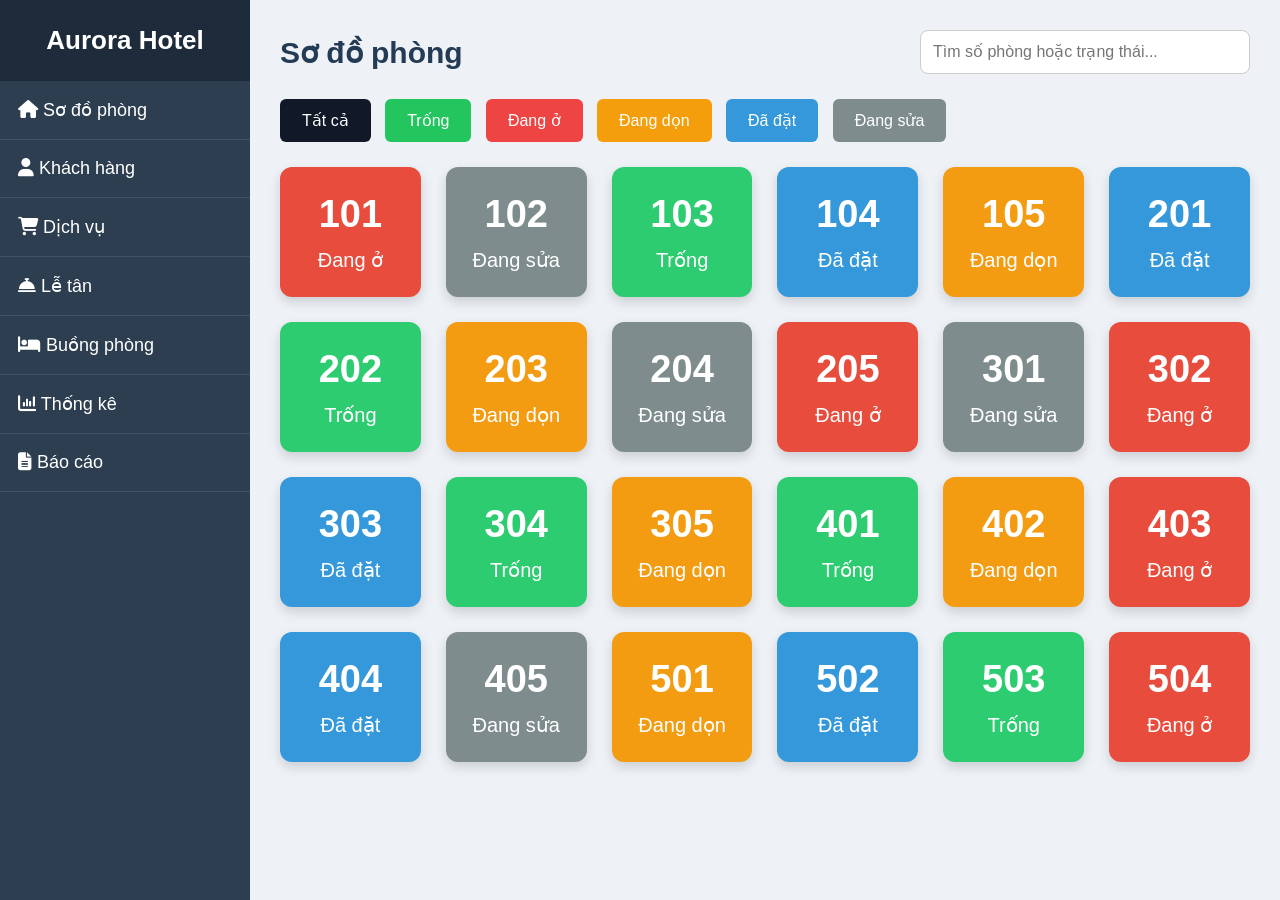
<file: index.html>
<!DOCTYPE html>
<html lang="vi">
<head>
    <meta charset="UTF-8">
    <meta name="viewport" content="width=device-width, initial-scale=1.0">
    <title>Aurora Hotel - Quản lý khách sạn</title>

    <link rel="stylesheet" href="css/trangindex.css">
    <link rel="stylesheet"
        href="https://cdnjs.cloudflare.com/ajax/libs/font-awesome/6.6.0/css/all.min.css">
</head>

<body>

    <aside class="sidebar">
        <h2>Aurora Hotel</h2>

        <ul>
            <li><a href="index.html"><i class="fa-solid fa-house"></i> Sơ đồ phòng</a></li>
            <li><a href="html/khach-hang.html"><i class="fa-solid fa-user"></i> Khách hàng</a></li>
            <li><a href="html/dich-vu.html"><i class="fa-solid fa-cart-shopping"></i> Dịch vụ</a></li>
            <li><a href="html/le-tan.html"><i class="fa-solid fa-bell-concierge"></i> Lễ tân</a></li>
            <li><a href="html/buong-phong.html"><i class="fa-solid fa-bed"></i> Buồng phòng</a></li>
            <li><a href="html/thong-ke.html"><i class="fa-solid fa-chart-column"></i> Thống kê</a></li>
            <li><a href="html/bao-cao.html"><i class="fa-solid fa-file-lines"></i> Báo cáo</a></li>
        </ul>
    </aside>
    
    <main>

        <header>
            <h2>Sơ đồ phòng</h2>

           <input
                 type="text"
                 id="searchRoom"
                 placeholder="Tìm số phòng hoặc trạng thái...">
        </header>

        <!-- Bộ lọc -->
        <section class="trang-thai">

         <button class="all active" data-status="all">Tất cả</button>

                <button class="green" data-status="empty">
                    Trống
                </button>

                <button class="red" data-status="using">
                    Đang ở
                </button>

                <button class="orange" data-status="cleaning">
                    Đang dọn
                </button>

                <button class="blue" data-status="booked">
                    Đã đặt
                </button>

                <button class="grey" data-status="repair">
                    Đang sửa
                </button>

        </section>
<!-- Danh sách phòng -->
<section class="rooms">

    <div class="room using" data-floor="1">
        <h3>101</h3>
        <p>Đang ở</p>
    </div>

    <div class="room repair" data-floor="1">
        <h3>102</h3>
        <p>Đang sửa</p>
    </div>

    <div class="room empty" data-floor="1">
        <h3>103</h3>
        <p>Trống</p>
    </div>

    <div class="room booked" data-floor="1">
        <h3>104</h3>
        <p>Đã đặt</p>
    </div>

    <div class="room cleaning" data-floor="1">
        <h3>105</h3>
        <p>Đang dọn</p>
    </div>

    <div class="room booked" data-floor="2">
        <h3>201</h3>
        <p>Đã đặt</p>
    </div>

    <div class="room empty" data-floor="2">
        <h3>202</h3>
        <p>Trống</p>
    </div>

    <div class="room cleaning" data-floor="2">
        <h3>203</h3>
        <p>Đang dọn</p>
    </div>

    <div class="room repair" data-floor="2">
        <h3>204</h3>
        <p>Đang sửa</p>
    </div>

    <div class="room using" data-floor="2">
        <h3>205</h3>
        <p>Đang ở</p>
    </div>

    <div class="room repair" data-floor="3">
        <h3>301</h3>
        <p>Đang sửa</p>
    </div>

    <div class="room using" data-floor="3">
        <h3>302</h3>
        <p>Đang ở</p>
    </div>

    <div class="room booked" data-floor="3">
        <h3>303</h3>
        <p>Đã đặt</p>
    </div>

    <div class="room empty" data-floor="3">
        <h3>304</h3>
        <p>Trống</p>
    </div>

    <div class="room cleaning" data-floor="3">
        <h3>305</h3>
        <p>Đang dọn</p>
    </div>

    <div class="room empty" data-floor="4">
        <h3>401</h3>
        <p>Trống</p>
    </div>

    <div class="room cleaning" data-floor="4">
        <h3>402</h3>
        <p>Đang dọn</p>
    </div>

    <div class="room using" data-floor="4">
        <h3>403</h3>
        <p>Đang ở</p>
    </div>

    <div class="room booked" data-floor="4">
        <h3>404</h3>
        <p>Đã đặt</p>
    </div>

    <div class="room repair" data-floor="4">
        <h3>405</h3>
        <p>Đang sửa</p>
    </div>

    <div class="room cleaning" data-floor="5">
        <h3>501</h3>
        <p>Đang dọn</p>
    </div>

    <div class="room booked" data-floor="5">
        <h3>502</h3>
        <p>Đã đặt</p>
    </div>

    <div class="room empty" data-floor="5">
        <h3>503</h3>
        <p>Trống</p>
    </div>

    <div class="room using" data-floor="5">
        <h3>504</h3>
        <p>Đang ở</p>
    </div>

</section>

    </main>

    <script src="js/data.js"></script>
    <script src="js/script.js"></script>

</body>
</html>
</file>
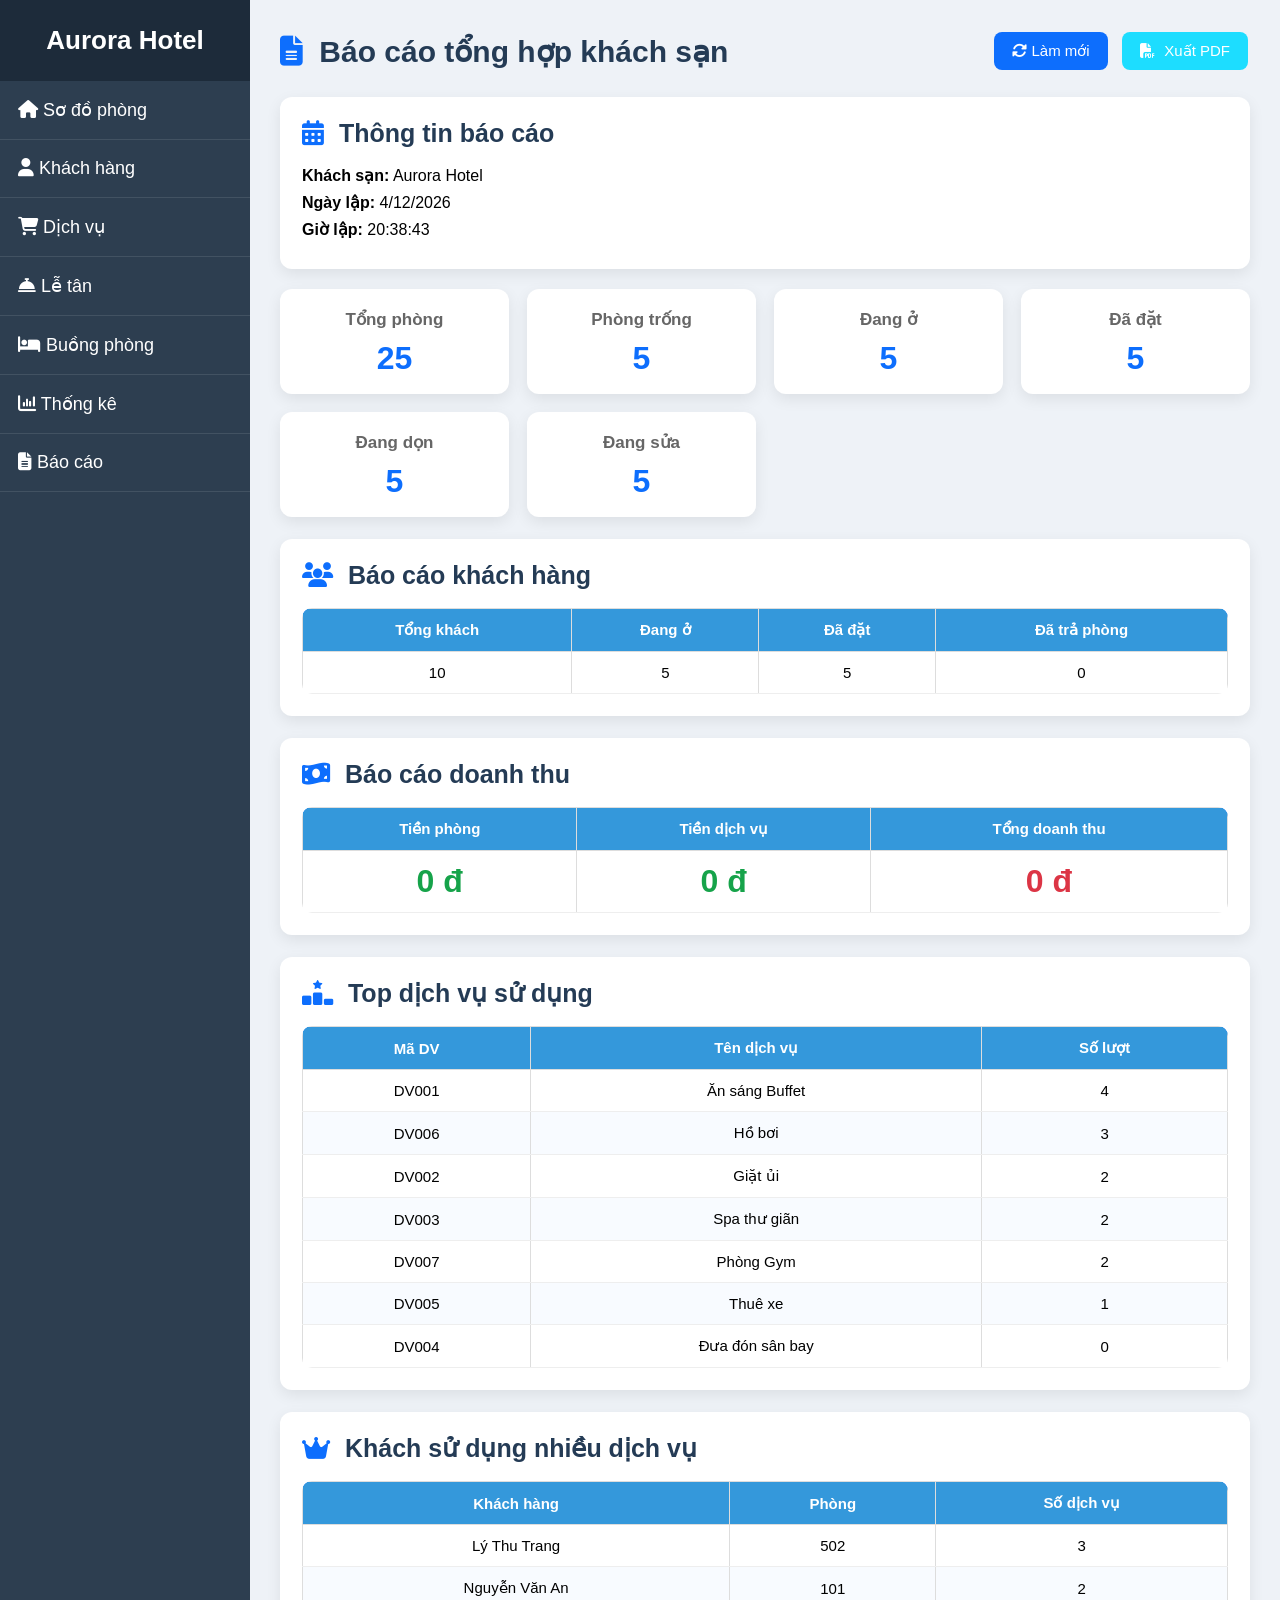
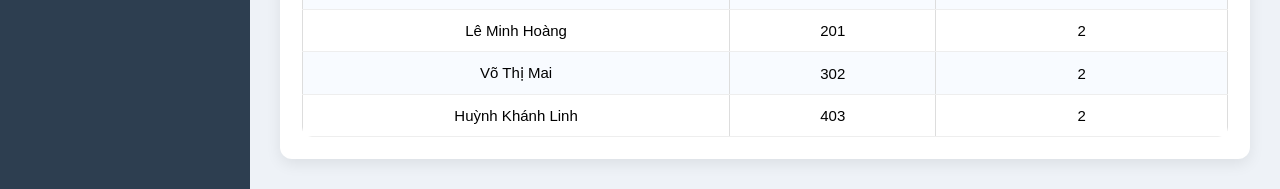
<file: html/bao-cao.html>
<!DOCTYPE html>
<html lang="vi">

<head>

    <meta charset="UTF-8">
    <meta name="viewport" content="width=device-width, initial-scale=1.0">

    <title>Aurora Hotel - Báo cáo</title>

    <link rel="stylesheet" href="../css/trangindex.css">

    <link rel="stylesheet"
        href="https://cdnjs.cloudflare.com/ajax/libs/font-awesome/6.6.0/css/all.min.css">

</head>

<body>

    <!-- Sidebar -->

    <aside class="sidebar">

        <h2>Aurora Hotel</h2>

        <ul>

            <li>
                <a href="../index.html">
                    <i class="fa-solid fa-house"></i>
                    Sơ đồ phòng
                </a>
            </li>

            <li>
                <a href="khach-hang.html">
                    <i class="fa-solid fa-user"></i>
                    Khách hàng
                </a>
            </li>

            <li>
                <a href="dich-vu.html">
                    <i class="fa-solid fa-cart-shopping"></i>
                    Dịch vụ
                </a>
            </li>

            <li>
                <a href="le-tan.html">
                    <i class="fa-solid fa-bell-concierge"></i>
                    Lễ tân
                </a>
            </li>

            <li>
                <a href="buong-phong.html">
                    <i class="fa-solid fa-bed"></i>
                    Buồng phòng
                </a>
            </li>

            <li>
                <a href="thong-ke.html">
                    <i class="fa-solid fa-chart-column"></i>
                    Thống kê
                </a>
            </li>

            <li>
                <a class="active" href="bao-cao.html">
                    <i class="fa-solid fa-file-lines"></i>
                    Báo cáo
                </a>
            </li>

        </ul>

    </aside>



    <!-- Main -->

    <main>

        <header>

            <h2>

                <i class="fa-solid fa-file-lines"></i>

                Báo cáo tổng hợp khách sạn

            </h2>

            <div>

                <button class="btn them" onclick="lamMoiBaoCao()">

                    <i class="fa-solid fa-rotate"></i>

                    Làm mới

                </button>

                <button class="btn hoadon" onclick="xuatPDF()">

                    <i class="fa-solid fa-file-pdf"></i>

                    Xuất PDF

                </button>

            </div>

        </header>



        <!-- Thời gian -->

        <section class="table-container">

            <h2>

                <i class="fa-solid fa-calendar-days"></i>

                Thông tin báo cáo

            </h2>

            <p><b>Khách sạn:</b> Aurora Hotel</p>

            <p><b>Ngày lập:</b> <span id="ngayLap"></span></p>

            <p><b>Giờ lập:</b> <span id="gioLap"></span></p>

        </section>



        <!-- Tổng quan -->

        <section class="cards">

            <div class="card">
                <h3>Tổng phòng</h3>
                <p id="tongPhong">0</p>
            </div>

            <div class="card">
                <h3>Phòng trống</h3>
                <p id="phongTrong">0</p>
            </div>

            <div class="card">
                <h3>Đang ở</h3>
                <p id="dangO">0</p>
            </div>

            <div class="card">
                <h3>Đã đặt</h3>
                <p id="daDat">0</p>
            </div>

            <div class="card">
                <h3>Đang dọn</h3>
                <p id="dangDon">0</p>
            </div>

            <div class="card">
                <h3>Đang sửa</h3>
                <p id="dangSua">0</p>
            </div>

        </section>



        <!-- Khách -->

        <section class="table-container">

            <h2>

                <i class="fa-solid fa-users"></i>

                Báo cáo khách hàng

            </h2>

            <table>

                <thead>

                    <tr>

                        <th>Tổng khách</th>
                        <th>Đang ở</th>
                        <th>Đã đặt</th>
                        <th>Đã trả phòng</th>

                    </tr>

                </thead>

                <tbody>

                    <tr>

                        <td id="tongKhach">0</td>
                        <td id="khachDangO">0</td>
                        <td id="khachDaDat">0</td>
                        <td id="khachDaTra">0</td>

                    </tr>

                </tbody>

            </table>

        </section>



        <!-- Doanh thu -->

        <section class="table-container">

            <h2>

                <i class="fa-solid fa-money-bill-wave"></i>

                Báo cáo doanh thu

            </h2>

            <table>

                <thead>

                    <tr>

                        <th>Tiền phòng</th>
                        <th>Tiền dịch vụ</th>
                        <th>Tổng doanh thu</th>

                    </tr>

                </thead>

                <tbody>

                    <tr>

                        <td id="tienPhong">0 đ</td>
                        <td id="tienDV">0 đ</td>
                        <td id="tongTien">0 đ</td>

                    </tr>

                </tbody>

            </table>

        </section>



        <!-- Top dịch vụ -->

        <section class="table-container">

            <h2>

                <i class="fa-solid fa-ranking-star"></i>

                Top dịch vụ sử dụng

            </h2>

            <table>

                <thead>

                    <tr>

                        <th>Mã DV</th>
                        <th>Tên dịch vụ</th>
                        <th>Số lượt</th>

                    </tr>

                </thead>

                <tbody id="topDichVu">

                </tbody>

            </table>

        </section>



        <!-- Top khách -->

        <section class="table-container">

            <h2>

                <i class="fa-solid fa-crown"></i>

                Khách sử dụng nhiều dịch vụ

            </h2>

            <table>

                <thead>

                    <tr>

                        <th>Khách hàng</th>
                        <th>Phòng</th>
                        <th>Số dịch vụ</th>

                    </tr>

                </thead>

                <tbody id="topKhach">

                </tbody>

            </table>

        </section>

    </main>

    <script src="../js/data.js"></script>

    <script src="../js/bao-cao.js"></script>

</body>

</html>
</file>
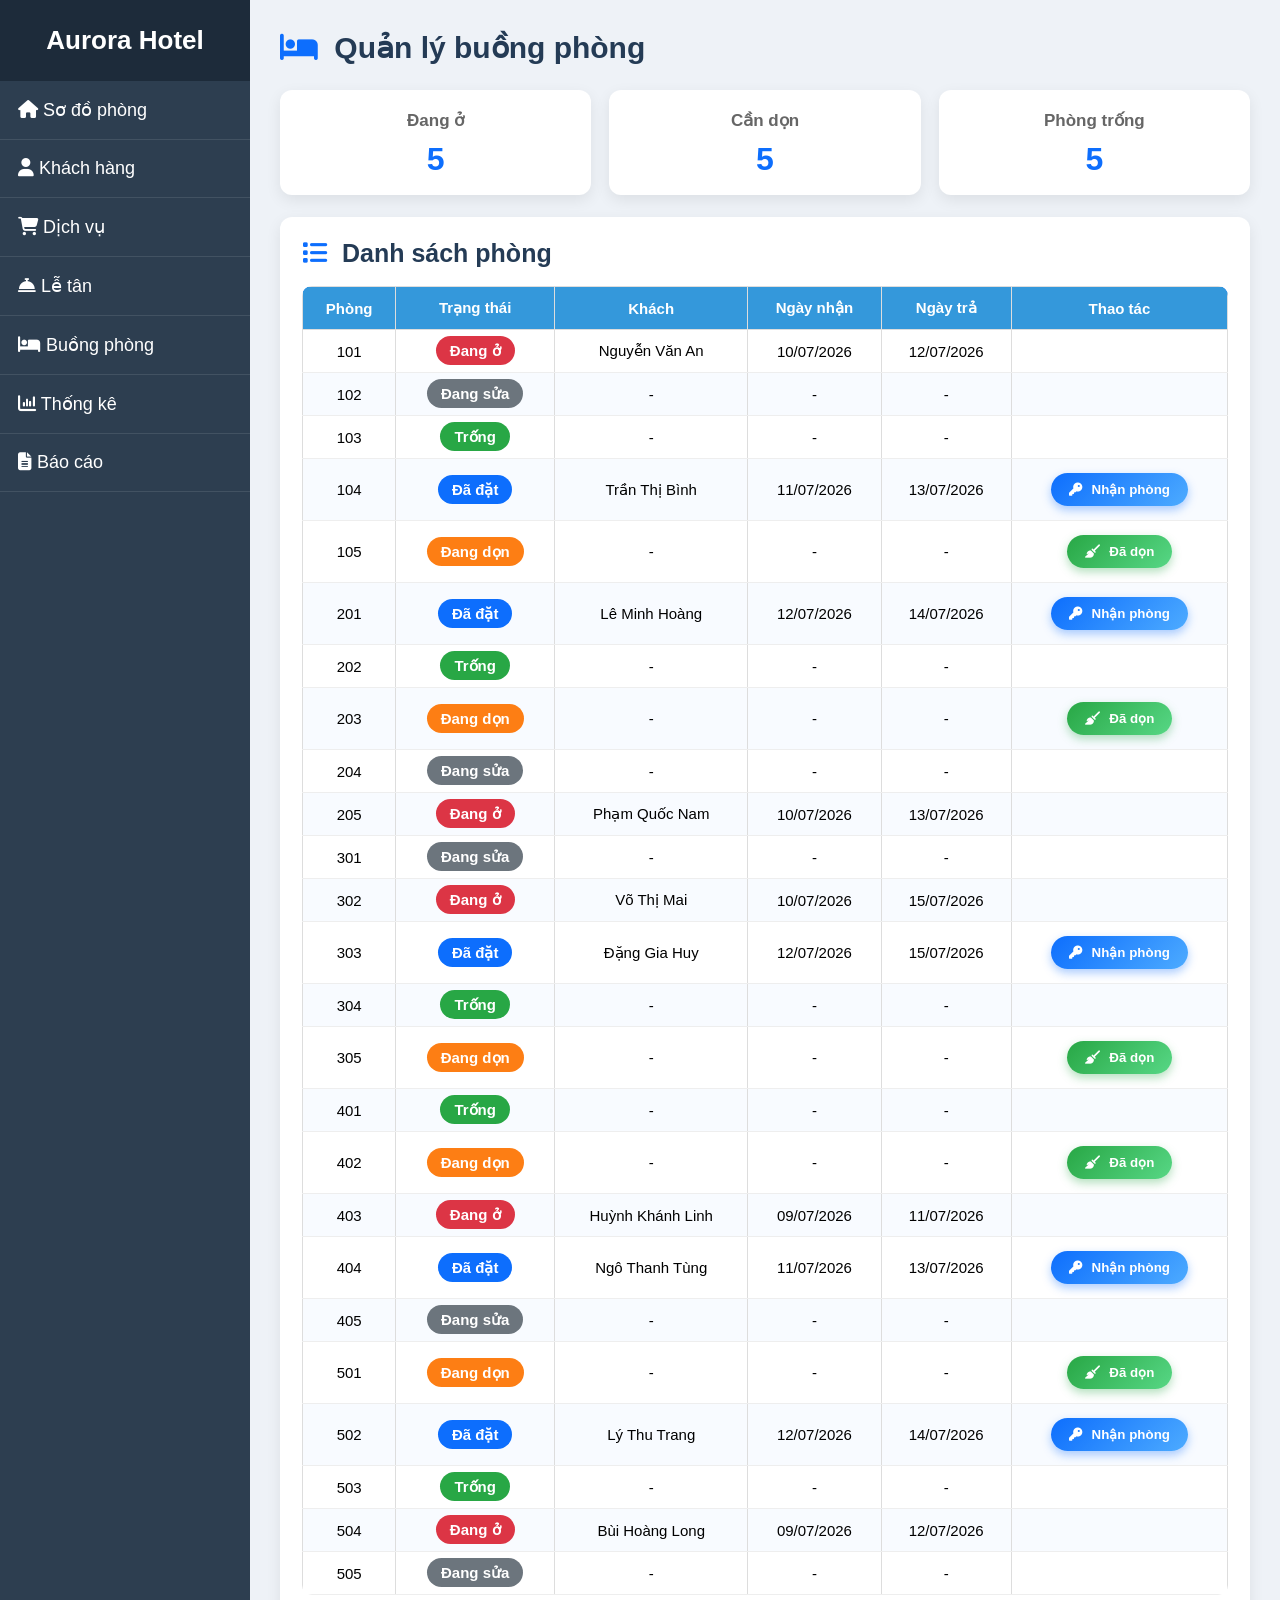
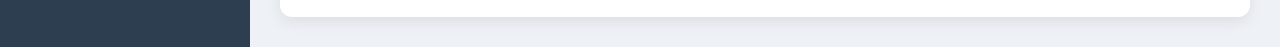
<file: html/buong-phong.html>
<!DOCTYPE html>
<html lang="vi">

<head>

    <meta charset="UTF-8">
    <meta name="viewport" content="width=device-width, initial-scale=1.0">

    <title>Aurora Hotel - Buồng phòng</title>

    <link rel="stylesheet" href="../css/trangindex.css">

    <link rel="stylesheet"
        href="https://cdnjs.cloudflare.com/ajax/libs/font-awesome/6.6.0/css/all.min.css">

</head>

<body>

    <!-- Sidebar -->

    <aside class="sidebar">

        <h2>Aurora Hotel</h2>

        <ul>

            <li>
                <a href="../index.html">
                    <i class="fa-solid fa-house"></i>
                    Sơ đồ phòng
                </a>
            </li>

            <li>
                <a href="khach-hang.html">
                    <i class="fa-solid fa-user"></i>
                    Khách hàng
                </a>
            </li>

            <li>
                <a href="dich-vu.html">
                    <i class="fa-solid fa-cart-shopping"></i>
                    Dịch vụ
                </a>
            </li>

            <li>
                <a href="le-tan.html">
                    <i class="fa-solid fa-bell-concierge"></i>
                    Lễ tân
                </a>
            </li>

            <li>
                <a href="buong-phong.html" class="active">
                    <i class="fa-solid fa-bed"></i>
                    Buồng phòng
                </a>
            </li>

            <li>
                <a href="thong-ke.html">
                    <i class="fa-solid fa-chart-column"></i>
                    Thống kê
                </a>
            </li>

            <li>
                <a href="bao-cao.html">
                    <i class="fa-solid fa-file-lines"></i>
                    Báo cáo
                </a>
            </li>

        </ul>

    </aside>


    <!-- Main -->

    <main>

        <header>

            <h2>

                <i class="fa-solid fa-bed"></i>

                Quản lý buồng phòng

            </h2>

        </header>


        <!-- Thống kê -->

        <section class="cards">

            <div class="card">

                <h3>Đang ở</h3>

                <p id="dangO">0</p>

            </div>

            <div class="card">

                <h3>Cần dọn</h3>

                <p id="canDon">0</p>

            </div>

            <div class="card">

                <h3>Phòng trống</h3>

                <p id="phongTrong">0</p>

            </div>

        </section>



        <!-- Danh sách phòng -->

        <section class="table-container">

            <h2>

                <i class="fa-solid fa-list"></i>

                Danh sách phòng

            </h2>

            <table>

                <thead>

                    <tr>

                        <th>Phòng</th>

                        <th>Trạng thái</th>

                        <th>Khách</th>

                        <th>Ngày nhận</th>

                        <th>Ngày trả</th>

                        <th>Thao tác</th>

                    </tr>

                </thead>

                <tbody id="bangBuongPhong">

                </tbody>

            </table>

        </section>

    </main>


    <script src="../js/data.js"></script>

    <script src="../js/buong-phong.js"></script>

</body>

</html>
</file>
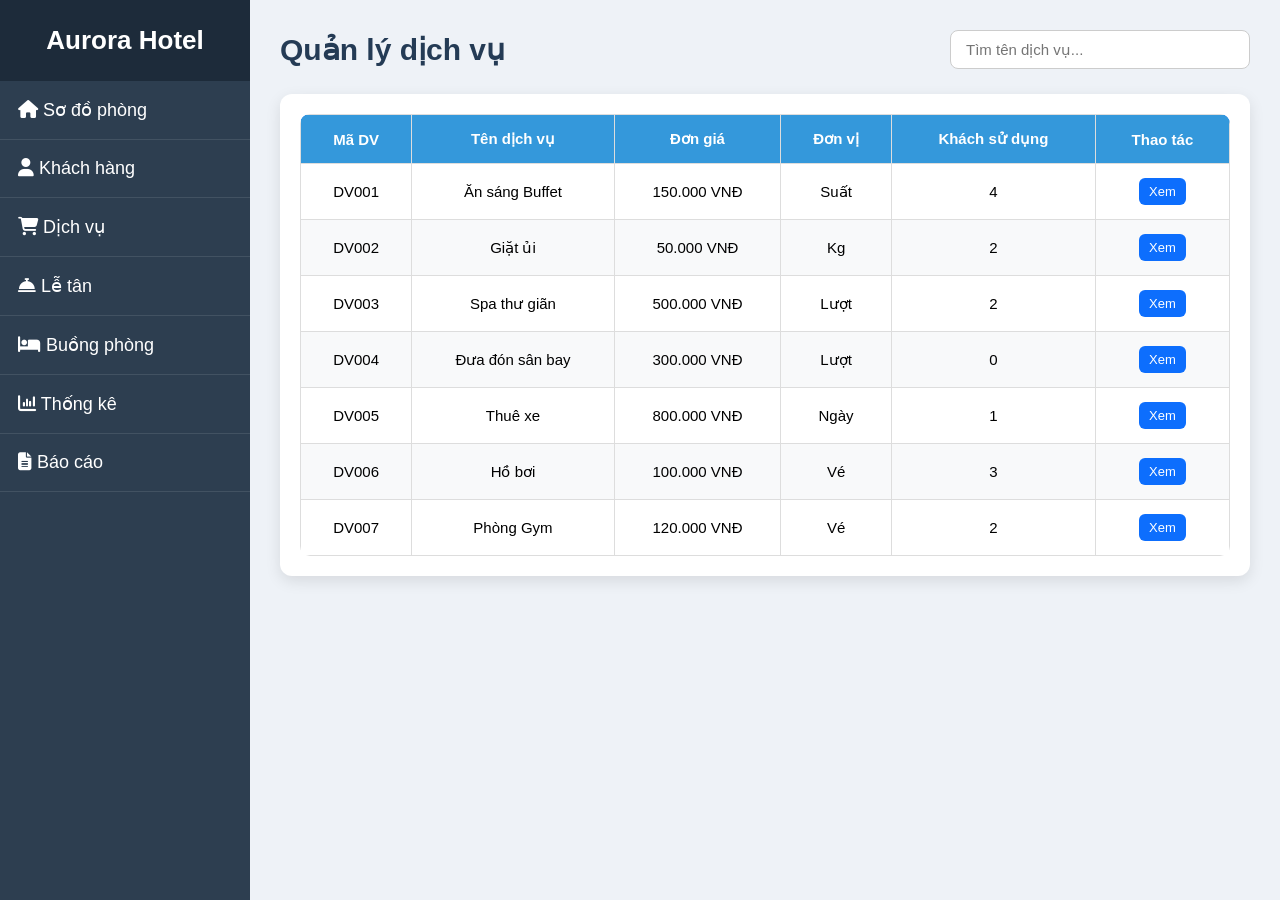
<file: html/dich-vu.html>
<!DOCTYPE html>
<html lang="vi">
<head>
    <meta charset="UTF-8">
    <meta name="viewport" content="width=device-width, initial-scale=1.0">
    <title>Quản lý dịch vụ - Aurora Hotel</title>

    <link rel="stylesheet" href="../css/trangindex.css">
    <link rel="stylesheet" href="../css/khach-hang.css">

    <link rel="stylesheet"
    href="https://cdnjs.cloudflare.com/ajax/libs/font-awesome/6.6.0/css/all.min.css">
</head>

<body>

    <!-- Sidebar -->
    <aside class="sidebar">

        <h2>Aurora Hotel</h2>

        <ul>
            <li><a href="../index.html">
                <i class="fa-solid fa-house"></i> Sơ đồ phòng
            </a></li>

            <li><a href="khach-hang.html">
                <i class="fa-solid fa-user"></i> Khách hàng
            </a></li>

            <li><a href="dich-vu.html" class="active">
                <i class="fa-solid fa-cart-shopping"></i> Dịch vụ
            </a></li>

            <li><a href="le-tan.html">
                <i class="fa-solid fa-bell-concierge"></i> Lễ tân
            </a></li>

            <li><a href="buong-phong.html">
                <i class="fa-solid fa-bed"></i> Buồng phòng
            </a></li>

            <li><a href="thong-ke.html">
                <i class="fa-solid fa-chart-column"></i> Thống kê
            </a></li>

            <li><a href="bao-cao.html">
                <i class="fa-solid fa-file-lines"></i> Báo cáo
            </a></li>
        </ul>

    </aside>

    <!-- Nội dung -->
    <main>

        <header>

            <h2>Quản lý dịch vụ</h2>

            <input
                type="text"
                id="searchDV"
                placeholder="Tìm tên dịch vụ...">

        </header>

        <section class="table-container">

            <table>

                <thead>

                    <tr>
                        <th>Mã DV</th>
                        <th>Tên dịch vụ</th>
                        <th>Đơn giá</th>
                        <th>Đơn vị</th>
                        <th>Khách sử dụng</th>
                        <th>Thao tác</th>
                    </tr>

                </thead>

                <tbody id="tableDichVu">

                </tbody>

            </table>

        </section>

    </main>

    <script src="../js/data.js"></script>
    <script src="../js/dich-vu.js"></script>

</body>
</html>
</file>
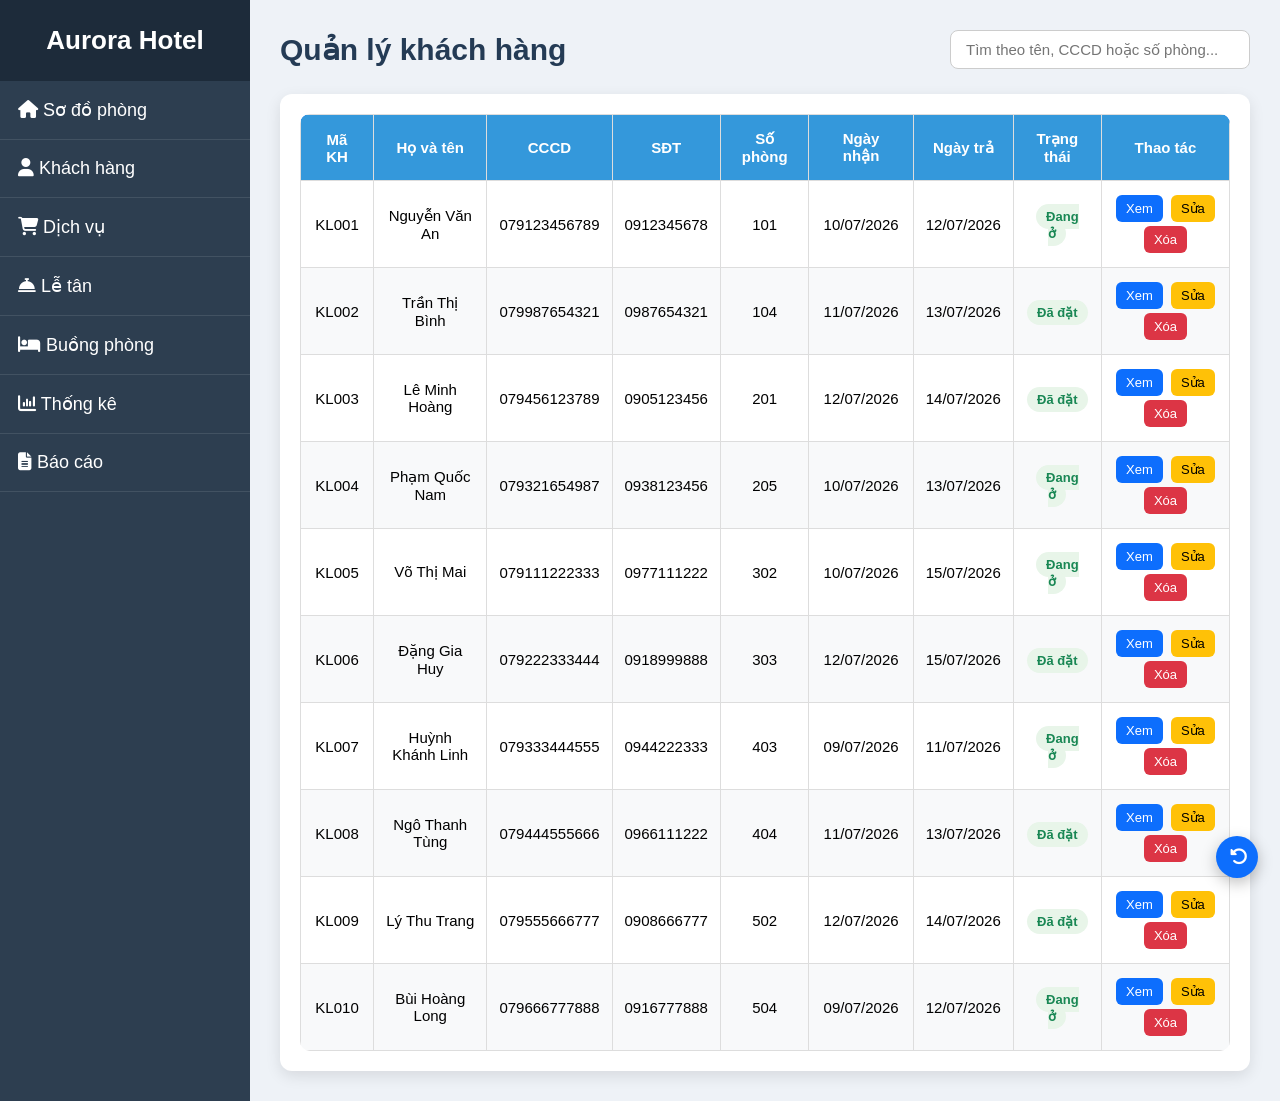
<file: html/khach-hang.html>
<!DOCTYPE html>
<html lang="vi">
<head>
    <meta charset="UTF-8">
    <meta name="viewport" content="width=device-width, initial-scale=1.0">
    <title>Quản lý khách hàng - Aurora Hotel</title>
    <link rel="stylesheet" href="../css/trangindex.css">
    <link rel="stylesheet" href="../css/khach-hang.css">
    <link rel="stylesheet"
    href="https://cdnjs.cloudflare.com/ajax/libs/font-awesome/6.6.0/css/all.min.css">
</head>

<body>
        
        <button class="btn-reset" onclick="khoiPhucDuLieu()">
            <i class="fa-solid fa-rotate-left"></i>
        </button>
    <!-- Sidebar -->
    <aside class="sidebar">

        <h2>Aurora Hotel</h2>

        <ul>
            <li><a href="../index.html"><i class="fa-solid fa-house"></i> Sơ đồ phòng</a></li>
            <li><a href="khach-hang.html" class="active"><i class="fa-solid fa-user"></i> Khách hàng</a></li>
            <li><a href="dich-vu.html"><i class="fa-solid fa-cart-shopping"></i> Dịch vụ</a></li>
            <li><a href="le-tan.html"><i class="fa-solid fa-bell-concierge"></i> Lễ tân</a></li>
            <li><a href="buong-phong.html"><i class="fa-solid fa-bed"></i> Buồng phòng</a></li>
            <li><a href="thong-ke.html"><i class="fa-solid fa-chart-column"></i> Thống kê</a></li>
            <li><a href="bao-cao.html"><i class="fa-solid fa-file-lines"></i> Báo cáo</a></li>
        </ul>

    </aside>

    <!-- Nội dung -->
    <main>

        <header>

            <h2>Quản lý khách hàng</h2>

            <input
                type="text"
                id="searchKhach"
                placeholder="Tìm theo tên, CCCD hoặc số phòng...">

        </header>

        <section class="table-container">

            <table>

                <thead>

                    <tr>
                        <th>Mã KH</th>
                        <th>Họ và tên</th>
                        <th>CCCD</th>
                        <th>SĐT</th>
                        <th>Số phòng</th>
                        <th>Ngày nhận</th>
                        <th>Ngày trả</th>
                        <th>Trạng thái</th>
                        <th>Thao tác</th>
                    </tr>

                </thead>

                <tbody id="tableKhach">

                </tbody>

            </table>

        </section>

    </main>

<script src="../js/data.js"></script>
<script src="../js/khach-hang.js"></script>

</body>
</html>
</file>
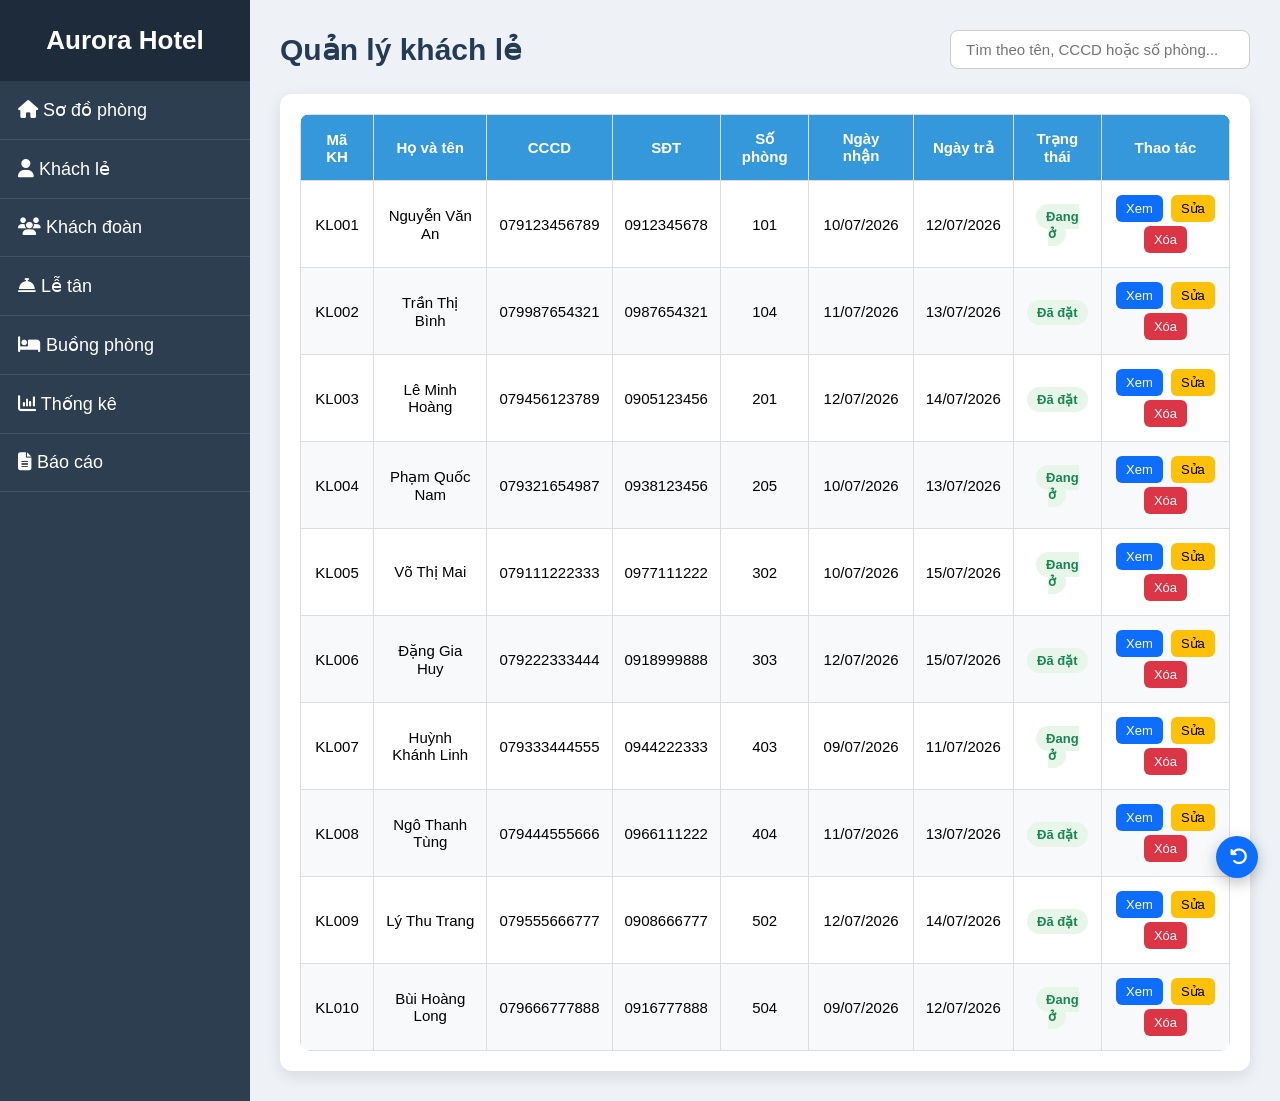
<file: html/khach-le.html>
<!DOCTYPE html>
<html lang="vi">
<head>
    <meta charset="UTF-8">
    <meta name="viewport" content="width=device-width, initial-scale=1.0">
    <title>Quản lý khách lẻ - Aurora Hotel</title>
    <link rel="stylesheet" href="../css/trangindex.css">
    <link rel="stylesheet" href="../css/khach-le.css">
    <link rel="stylesheet"
    href="https://cdnjs.cloudflare.com/ajax/libs/font-awesome/6.6.0/css/all.min.css">
</head>

<body>
        
        <button class="btn-reset" onclick="khoiPhucDuLieu()">
            <i class="fa-solid fa-rotate-left"></i>
        </button>
    <!-- Sidebar -->
    <aside class="sidebar">

        <h2>Aurora Hotel</h2>

        <ul>
            <li><a href="../index.html"><i class="fa-solid fa-house"></i> Sơ đồ phòng</a></li>
            <li><a href="khach-le.html" class="active"><i class="fa-solid fa-user"></i> Khách lẻ</a></li>
            <li><a href="khach-doan.html"><i class="fa-solid fa-users"></i> Khách đoàn</a></li>
            <li><a href="le-tan.html"><i class="fa-solid fa-bell-concierge"></i> Lễ tân</a></li>
            <li><a href="buong-phong.html"><i class="fa-solid fa-bed"></i> Buồng phòng</a></li>
            <li><a href="thong-ke.html"><i class="fa-solid fa-chart-column"></i> Thống kê</a></li>
            <li><a href="bao-cao.html"><i class="fa-solid fa-file-lines"></i> Báo cáo</a></li>
        </ul>

    </aside>

    <!-- Nội dung -->
    <main>

        <header>

            <h2>Quản lý khách lẻ</h2>

            <input
                type="text"
                id="searchKhach"
                placeholder="Tìm theo tên, CCCD hoặc số phòng...">

        </header>

        <section class="table-container">

            <table>

                <thead>

                    <tr>
                        <th>Mã KH</th>
                        <th>Họ và tên</th>
                        <th>CCCD</th>
                        <th>SĐT</th>
                        <th>Số phòng</th>
                        <th>Ngày nhận</th>
                        <th>Ngày trả</th>
                        <th>Trạng thái</th>
                        <th>Thao tác</th>
                    </tr>

                </thead>

                <tbody id="tableKhach">

                </tbody>

            </table>

        </section>

    </main>

<script src="../js/data.js"></script>
<script src="../js/khach-le.js"></script>

</body>
</html>
</file>
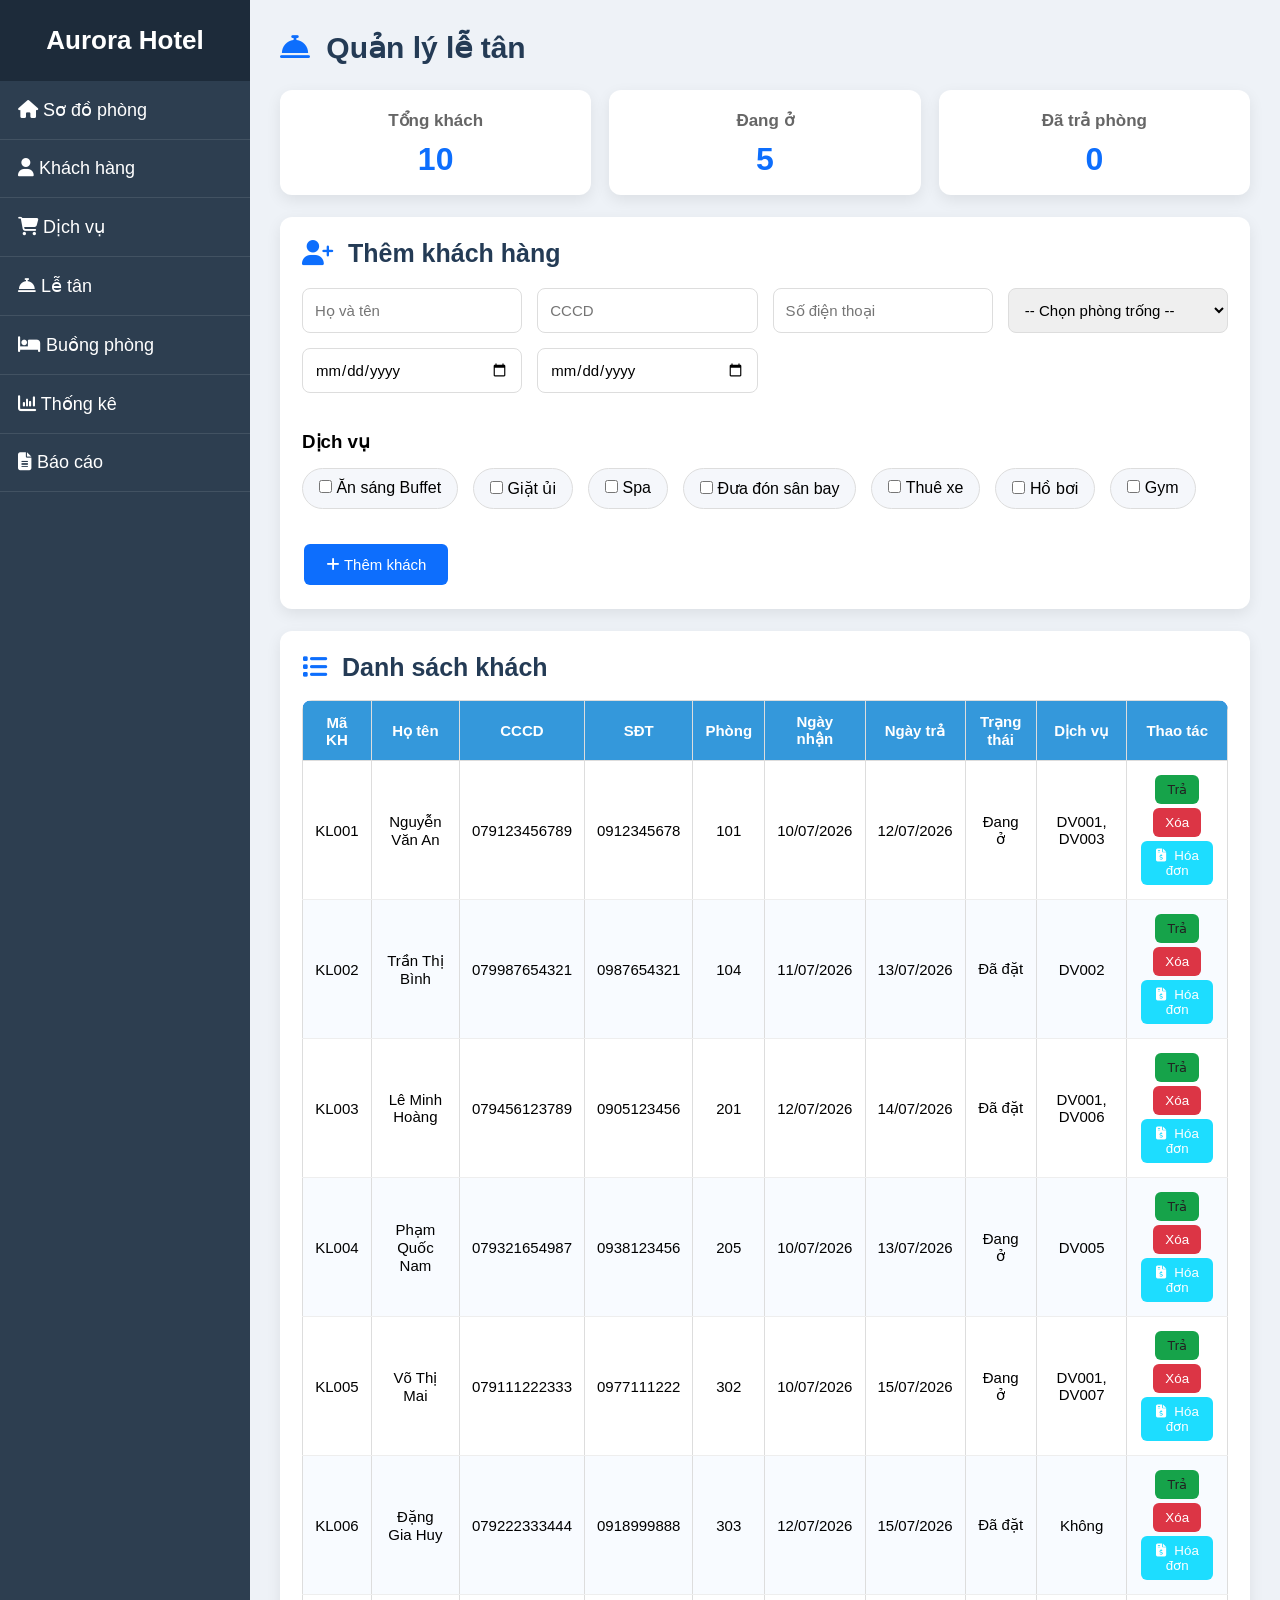
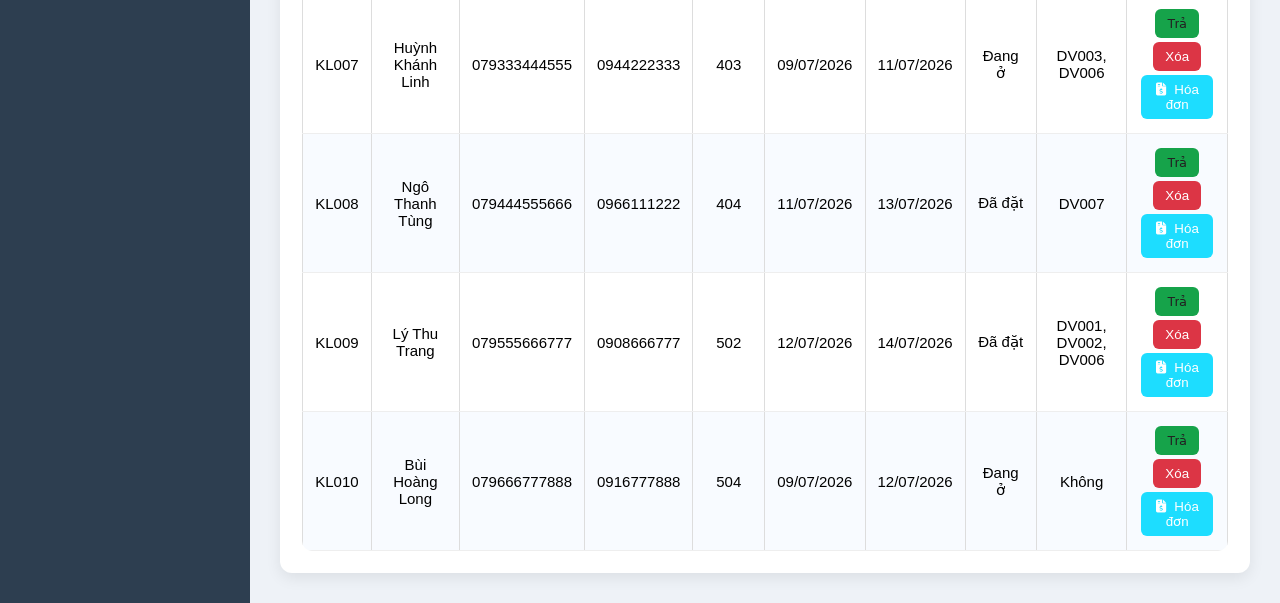
<file: html/le-tan.html>
<!DOCTYPE html>
<html lang="vi">

<head>

    <meta charset="UTF-8">
    <meta name="viewport" content="width=device-width, initial-scale=1.0">

    <title>Aurora Hotel - Lễ tân</title>

    <link rel="stylesheet" href="../css/trangindex.css">

    <link rel="stylesheet"
        href="https://cdnjs.cloudflare.com/ajax/libs/font-awesome/6.6.0/css/all.min.css">

</head>

<body>

    <!-- Sidebar -->
    <aside class="sidebar">

        <h2>Aurora Hotel</h2>

        <ul>

            <li>
                <a href="../index.html">
                    <i class="fa-solid fa-house"></i>
                    Sơ đồ phòng
                </a>
            </li>

            <li>
                <a href="khach-hang.html">
                    <i class="fa-solid fa-user"></i>
                    Khách hàng
                </a>
            </li>

            <li>
                <a href="dich-vu.html">
                    <i class="fa-solid fa-cart-shopping"></i>
                    Dịch vụ
                </a>
            </li>

            <li>
                <a href="le-tan.html" class="active">
                    <i class="fa-solid fa-bell-concierge"></i>
                    Lễ tân
                </a>
            </li>

            <li>
                <a href="buong-phong.html">
                    <i class="fa-solid fa-bed"></i>
                    Buồng phòng
                </a>
            </li>

            <li>
                <a href="thong-ke.html">
                    <i class="fa-solid fa-chart-column"></i>
                    Thống kê
                </a>
            </li>

            <li>
                <a href="bao-cao.html">
                    <i class="fa-solid fa-file-lines"></i>
                    Báo cáo
                </a>
            </li>

        </ul>

    </aside>


    <!-- Nội dung -->
    <main>

        <header>

            <h2>
                <i class="fa-solid fa-bell-concierge"></i>
                Quản lý lễ tân
            </h2>

        </header>


        <!-- Thống kê -->
        <section class="cards">

            <div class="card">
                <h3>Tổng khách</h3>
                <p id="tongKhach">0</p>
            </div>

            <div class="card">
                <h3>Đang ở</h3>
                <p id="dangO">0</p>
            </div>

            <div class="card">
                <h3>Đã trả phòng</h3>
                <p id="daTra">0</p>
            </div>

        </section>


        <!-- Thêm khách -->
        <section class="table-container">

            <h2>
                <i class="fa-solid fa-user-plus"></i>
                Thêm khách hàng
            </h2>

            <div class="form-grid">

                <input
                    id="ten"
                    type="text"
                    placeholder="Họ và tên">

                <input
                    id="cccd"
                    type="text"
                    placeholder="CCCD">

                <input
                    id="sdt"
                    type="text"
                    placeholder="Số điện thoại">

                <select id="phong">

                    <option value="">
                        -- Chọn phòng trống --
                    </option>

                </select>

                <input
                    id="ngayNhan"
                    type="date">

                <input
                    id="ngayTra"
                    type="date">

            </div>

            <br>

            <h3>Dịch vụ</h3>

            <div id="dichVu" class="dichvu-list">

                <label>
                    <input type="checkbox" value="DV001">
                    Ăn sáng Buffet
                </label>

                <label>
                    <input type="checkbox" value="DV002">
                    Giặt ủi
                </label>

                <label>
                    <input type="checkbox" value="DV003">
                    Spa
                </label>

                <label>
                    <input type="checkbox" value="DV004">
                    Đưa đón sân bay
                </label>

                <label>
                    <input type="checkbox" value="DV005">
                    Thuê xe
                </label>

                <label>
                    <input type="checkbox" value="DV006">
                    Hồ bơi
                </label>

                <label>
                    <input type="checkbox" value="DV007">
                    Gym
                </label>

            </div>

            <br>

            <button
                class="btn them"
                onclick="themKhach()">

                <i class="fa-solid fa-plus"></i>
                Thêm khách

            </button>

        </section>


        <!-- Danh sách khách -->
        <section class="table-container">

            <h2>
                <i class="fa-solid fa-list"></i>
                Danh sách khách
            </h2>

            <table>

                <thead>

                    <tr>

                        <th>Mã KH</th>
                        <th>Họ tên</th>
                        <th>CCCD</th>
                        <th>SĐT</th>
                        <th>Phòng</th>
                        <th>Ngày nhận</th>
                        <th>Ngày trả</th>
                        <th>Trạng thái</th>
                        <th>Dịch vụ</th>
                        <th>Thao tác</th>

                    </tr>

                </thead>

                <tbody id="bangLeTan">

                </tbody>

            </table>

        </section>

    </main>

    <script src="../js/data.js"></script>
    <script src="../js/le-tan.js"></script>

</body>

</html>
</file>
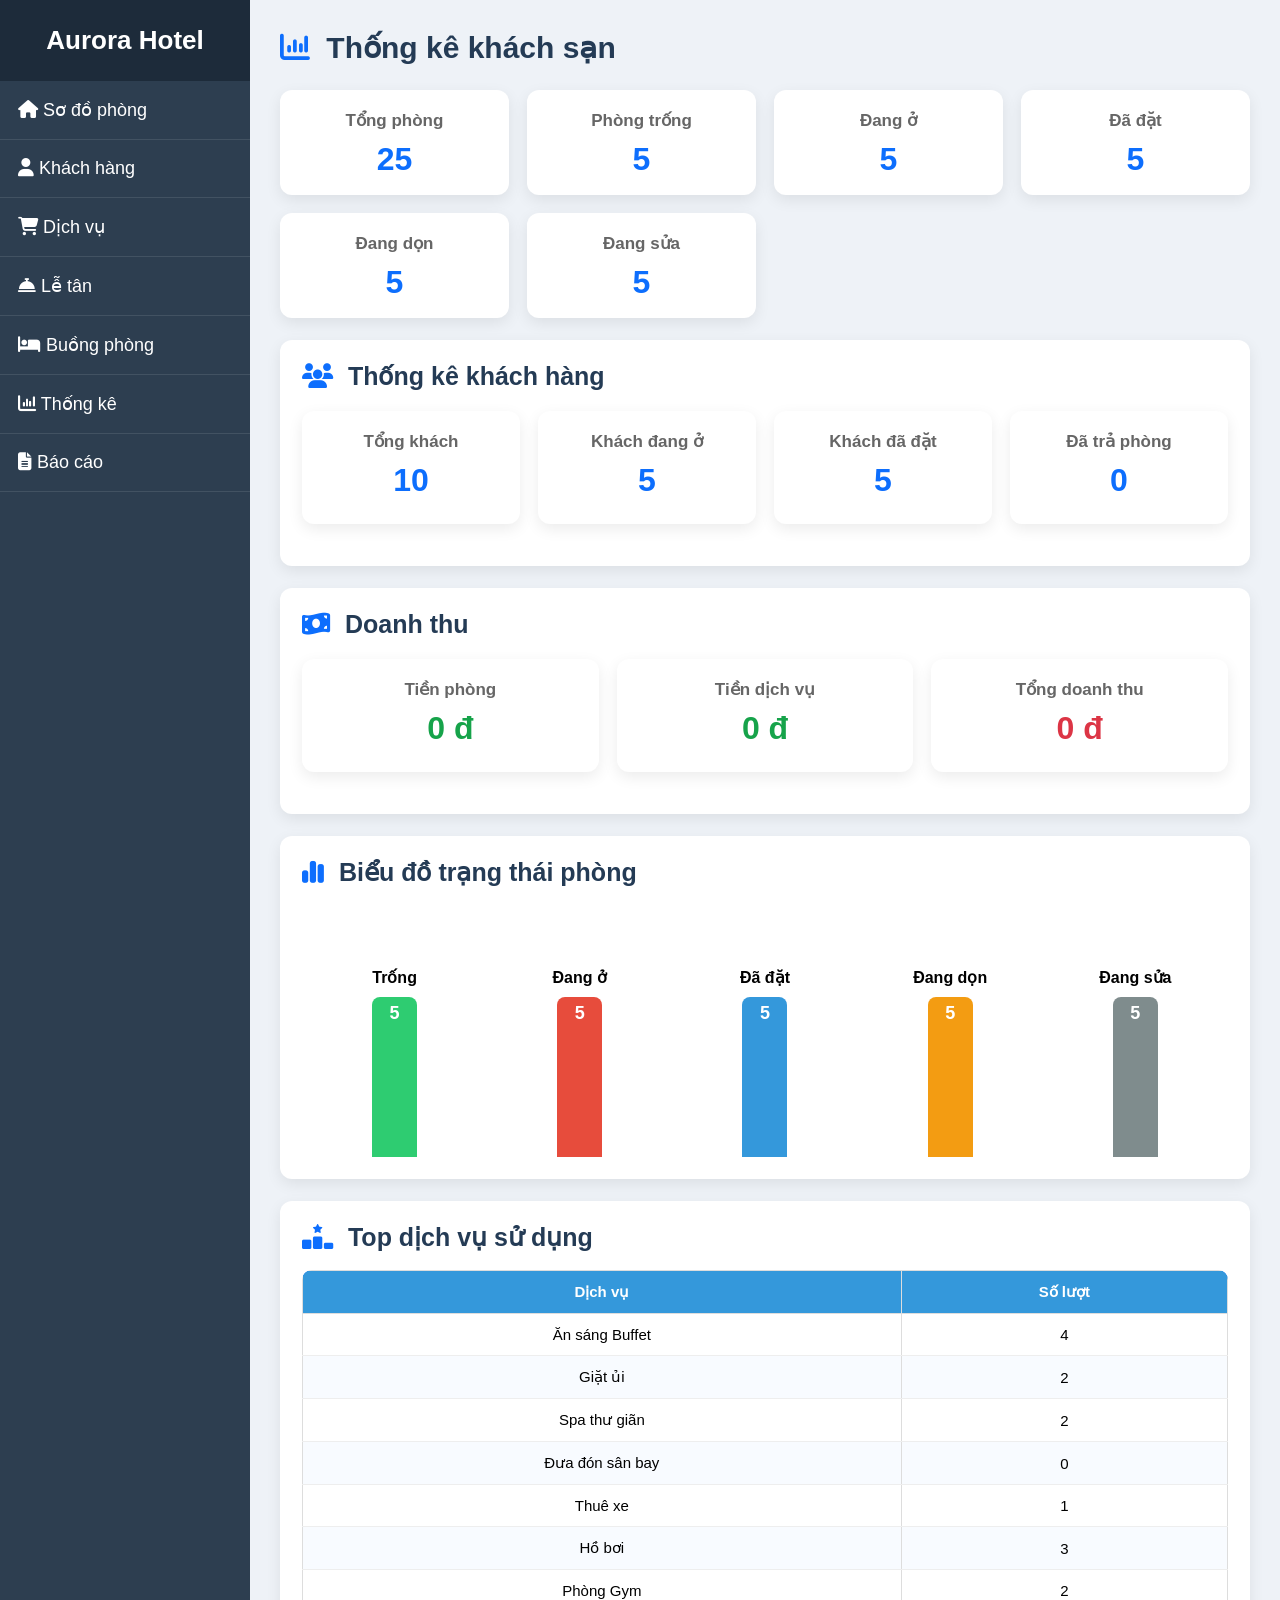
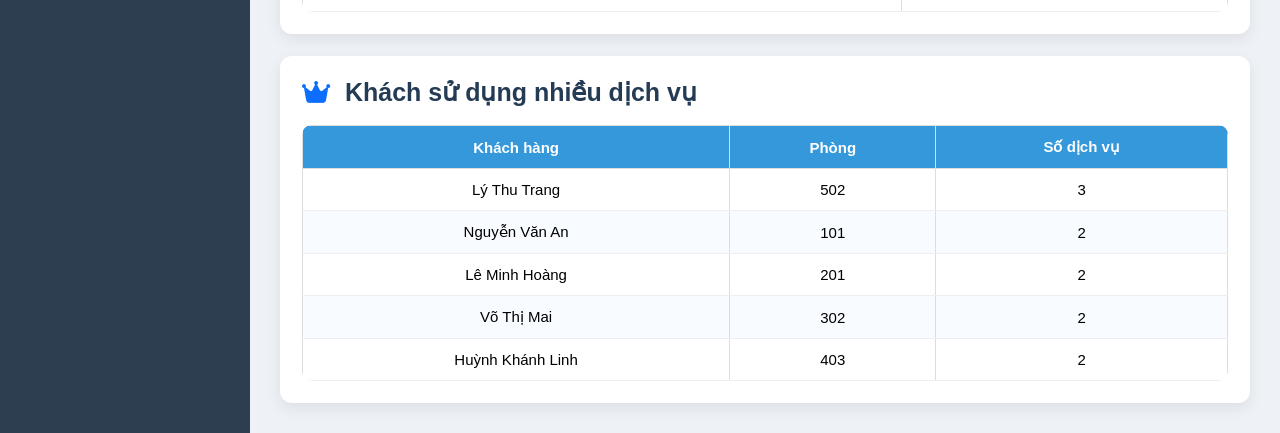
<file: html/thong-ke.html>
<!DOCTYPE html>
<html lang="vi">

<head>

    <meta charset="UTF-8">
    <meta name="viewport" content="width=device-width, initial-scale=1.0">

    <title>Aurora Hotel - Thống kê</title>

    <link rel="stylesheet" href="../css/trangindex.css">

    <link rel="stylesheet"
        href="https://cdnjs.cloudflare.com/ajax/libs/font-awesome/6.6.0/css/all.min.css">

</head>

<body>

    <!-- Sidebar -->
    <aside class="sidebar">

        <h2>Aurora Hotel</h2>

        <ul>

            <li>
                <a href="../index.html">
                    <i class="fa-solid fa-house"></i>
                    Sơ đồ phòng
                </a>
            </li>

            <li>
                <a href="khach-hang.html">
                    <i class="fa-solid fa-user"></i>
                    Khách hàng
                </a>
            </li>

            <li>
                <a href="dich-vu.html">
                    <i class="fa-solid fa-cart-shopping"></i>
                    Dịch vụ
                </a>
            </li>

            <li>
                <a href="le-tan.html">
                    <i class="fa-solid fa-bell-concierge"></i>
                    Lễ tân
                </a>
            </li>

            <li>
                <a href="buong-phong.html">
                    <i class="fa-solid fa-bed"></i>
                    Buồng phòng
                </a>
            </li>

            <li>
                <a class="active" href="thong-ke.html">
                    <i class="fa-solid fa-chart-column"></i>
                    Thống kê
                </a>
            </li>

            <li>
                <a href="bao-cao.html">
                    <i class="fa-solid fa-file-lines"></i>
                    Báo cáo
                </a>
            </li>

        </ul>

    </aside>

    <!-- Main -->
    <main>

        <header>

            <h2>
                <i class="fa-solid fa-chart-column"></i>
                Thống kê khách sạn
            </h2>

        </header>

        <!-- Trạng thái phòng -->
        <section class="cards">

            <div class="card">
                <h3>Tổng phòng</h3>
                <p id="tongPhong">0</p>
            </div>

            <div class="card">
                <h3>Phòng trống</h3>
                <p id="phongTrong">0</p>
            </div>

            <div class="card">
                <h3>Đang ở</h3>
                <p id="dangO">0</p>
            </div>

            <div class="card">
                <h3>Đã đặt</h3>
                <p id="daDat">0</p>
            </div>

            <div class="card">
                <h3>Đang dọn</h3>
                <p id="dangDon">0</p>
            </div>

            <div class="card">
                <h3>Đang sửa</h3>
                <p id="dangSua">0</p>
            </div>

        </section>

        <!-- Thống kê khách -->
        <section class="table-container">

            <h2>
                <i class="fa-solid fa-users"></i>
                Thống kê khách hàng
            </h2>

            <div class="cards">

                <div class="card">
                    <h3>Tổng khách</h3>
                    <p id="tongKhach">0</p>
                </div>

                <div class="card">
                    <h3>Khách đang ở</h3>
                    <p id="khachDangO">0</p>
                </div>

                <div class="card">
                    <h3>Khách đã đặt</h3>
                    <p id="khachDaDat">0</p>
                </div>

                <div class="card">
                    <h3>Đã trả phòng</h3>
                    <p id="khachDaTra">0</p>
                </div>

            </div>

        </section>

        <!-- Doanh thu -->
        <section class="table-container">

            <h2>
                <i class="fa-solid fa-money-bill-wave"></i>
                Doanh thu
            </h2>

            <div class="cards">

                <div class="card">
                    <h3>Tiền phòng</h3>
                    <p id="tienPhong">0 đ</p>
                </div>

                <div class="card">
                    <h3>Tiền dịch vụ</h3>
                    <p id="tienDV">0 đ</p>
                </div>

                <div class="card">
                    <h3>Tổng doanh thu</h3>
                    <p id="tongTien">0 đ</p>
                </div>

            </div>

        </section>

        <!-- Biểu đồ -->
        <section class="table-container">

            <h2>
                <i class="fa-solid fa-chart-simple"></i>
                Biểu đồ trạng thái phòng
            </h2>

            <div id="bieuDo">

                <div class="bar">
                    <span>Trống</span>

                    <div class="cot">
                        <div id="barTrong"></div>
                    </div>
                </div>

                <div class="bar">
                    <span>Đang ở</span>

                    <div class="cot">
                        <div id="barDangO"></div>
                    </div>
                </div>

                <div class="bar">
                    <span>Đã đặt</span>

                    <div class="cot">
                        <div id="barDaDat"></div>
                    </div>
                </div>

                <div class="bar">
                    <span>Đang dọn</span>

                    <div class="cot">
                        <div id="barDangDon"></div>
                    </div>
                </div>

                <div class="bar">
                    <span>Đang sửa</span>

                    <div class="cot">
                        <div id="barDangSua"></div>
                    </div>
                </div>

            </div>

        </section>

        <!-- Top dịch vụ -->
        <section class="table-container">

            <h2>
                <i class="fa-solid fa-ranking-star"></i>
                Top dịch vụ sử dụng
            </h2>

            <table>

                <thead>
                    <tr>
                        <th>Dịch vụ</th>
                        <th>Số lượt</th>
                    </tr>
                </thead>

                <tbody id="topDichVu"></tbody>

            </table>

        </section>

        <!-- Top khách -->
        <section class="table-container">

            <h2>
                <i class="fa-solid fa-crown"></i>
                Khách sử dụng nhiều dịch vụ
            </h2>

            <table>

                <thead>
                    <tr>
                        <th>Khách hàng</th>
                        <th>Phòng</th>
                        <th>Số dịch vụ</th>
                    </tr>
                </thead>

                <tbody id="topKhach"></tbody>

            </table>

        </section>

    </main>

    <script src="../js/data.js"></script>
    <script src="../js/thong-ke.js"></script>

</body>

</html>
</file>
<file: css/trangindex.css>
/* RESET */
*{
    margin:0;
    padding:0;
    box-sizing:border-box;
    font-family:Arial, Helvetica, sans-serif;
}

body{
    display:flex;
    background:#eef2f7;
}


/* SIDEBAR */

.sidebar{
    width:250px;
    min-height:100vh;
    background:#2d3e50;
    color:white;
}

.sidebar h2{
    text-align:center;
    padding:25px 10px;
    background:#1d2b3a;
    font-size:26px;
}

.sidebar ul{
    list-style:none;
}

.sidebar ul li{
    border-bottom:1px solid rgba(255,255,255,.1);
}

.sidebar ul li a{
    display:block;
    padding:18px;
    color:white;
    text-decoration:none;
    font-size:18px;
}

.sidebar ul li a:hover{
    background:#3498db;
}



/* MAIN */

main{
    flex:1;
    padding:30px;
}


/* HEADER */

header{
    display:flex;
    justify-content:space-between;
    align-items:center;
    margin-bottom:25px;
}

header h2{
    color:#243b55;
    font-size:30px;
}

header input{
    width:330px;
    padding:12px;
    border-radius:8px;
    border:1px solid #ccc;
    font-size:16px;
}



/* BUTTON */

.trang-thai{
    margin-bottom:25px;
}

.trang-thai button{
    padding:12px 22px;
    border:none;
    border-radius:6px;
    color:white;
    font-size:16px;
    cursor:pointer;
    margin-right:10px;
    transition:.3s;
}

.trang-thai button:hover{
    transform:translateY(-3px);
}


.all{
    background:#111827;
}

.green{
    background:#22c55e;
}

.red{
    background:#ef4444;
}

.orange{
    background:#f59e0b;
}

.blue{
    background:#3498db;
}

.grey{
    background:#7f8c8d;
}



/* DANH SÁCH PHÒNG */

.rooms{

    display:grid;

    grid-template-columns:
    repeat(6,1fr);

    gap:25px;

}



/* Ô PHÒNG */

.room{

    height:130px;

    border-radius:12px;

    color:white;

    display:flex;

    flex-direction:column;

    justify-content:center;

    align-items:center;

    text-align:center;

    cursor:pointer;

    box-shadow:
    0 5px 12px rgba(0,0,0,.15);

    transition:.3s;

}


.room:hover{

    transform:translateY(-5px);

}



/* SỐ PHÒNG */

.room h3{

    font-size:38px;

    margin-bottom:12px;

}



/* TRẠNG THÁI */

.room p{

    font-size:20px;

}



/* MÀU PHÒNG */


.empty{
    background:#2ecc71;
}


.booked{
    background:#3498db;
}


.using{
    background:#e74c3c;
}


.cleaning{
    background:#f39c12;
}


.repair{
    background:#7f8c8d;
}



/* RESPONSIVE */

@media(max-width:1200px){

    .rooms{
        grid-template-columns:repeat(4,1fr);
    }

}


@media(max-width:800px){

    body{
        flex-direction:column;
    }


    .sidebar{
        width:100%;
    }


    .rooms{
        grid-template-columns:repeat(2,1fr);
    }

}

/* =========================
   HIỆU ỨNG VÀO TRANG
   ========================= */


main{

    animation: hienTrang 0.5s ease;

}



.sidebar{

    animation: hienSidebar 0.5s ease;

}



@keyframes hienTrang{

    from{

        opacity:0;

        transform:translateX(30px);

    }


    to{

        opacity:1;

        transform:translateX(0);

    }

}



@keyframes hienSidebar{

    from{

        opacity:0;

        transform:translateX(-50px);

    }


    to{

        opacity:1;

        transform:translateX(0);

    }

}



/* Hiệu ứng ô phòng */

.room{

    animation: phongHien 0.4s ease backwards;

}

@keyframes phongHien{

    from{

        opacity:0;

        transform:scale(.8);

    }
    to{

        opacity:1;

        transform:scale(1);

    }

}
/* =========================
   LỄ TÂN
========================= */

.cards{
    display:grid;
    grid-template-columns:repeat(3,1fr);
    gap:20px;
    margin:20px 0;
}

.card{
    background:#fff;
    padding:20px;
    border-radius:10px;
    box-shadow:0 3px 10px rgba(0,0,0,.1);
    text-align:center;
}

.form-grid{
    display:grid;
    grid-template-columns:repeat(3,1fr);
    gap:15px;
    margin:20px 0;
}

.form-grid input,
.form-grid select{
    padding:10px;
    border:1px solid #ccc;
    border-radius:6px;
}

.table-container{
    background:#fff;
    padding:20px;
    border-radius:10px;
    margin-top:20px;
    box-shadow:0 3px 10px rgba(0,0,0,.1);
}

table{
    width:100%;
    border-collapse:collapse;
}

th,td{
    border:1px solid #ddd;
    padding:10px;
    text-align:center;
}

th{
    background:#3498db;
    color:#fff;
}
/* CARD */

.cards{
    display:flex;
    gap:20px;
    margin:25px 0;
}

.card{
    flex:1;
    background:#fff;
    padding:22px;
    border-radius:12px;
    text-align:center;
    box-shadow:0 5px 15px rgba(0,0,0,.08);
}

.card h3{
    color:#666;
    font-size:18px;
}

.card p{
    margin-top:10px;
    font-size:34px;
    color:#0d6efd;
    font-weight:bold;
}


/* FORM */

.form-grid{
    display:grid;
    grid-template-columns:repeat(4,1fr);
    gap:15px;
    margin:20px 0;
}

.form-grid input,
.form-grid select{
    padding:12px;
    border:1px solid #ddd;
    border-radius:8px;
    font-size:15px;
}


/* DỊCH VỤ */

#dichVu{
    display:flex;
    flex-wrap:wrap;
    gap:15px;
    margin:15px 0;
}

#dichVu label{
    background:#f5f7fb;
    padding:10px 16px;
    border-radius:25px;
    cursor:pointer;
    border:1px solid #ddd;
    transition:.3s;
}

#dichVu label:hover{
    background:#0d6efd;
    color:white;
}


/* TABLE */

.table-container{
    background:white;
    padding:20px;
    margin-top:25px;
    border-radius:12px;
    box-shadow:0 5px 15px rgba(0,0,0,.08);
}

table{
    width:100%;
    border-collapse:collapse;
}

thead{
    background:#0d6efd;
    color:white;
}

th,
td{
    padding:14px;
    text-align:center;
}

tbody tr:nth-child(even){
    background:#f7f9fc;
}

tbody tr:hover{
    background:#edf5ff;
}


/* BUTTON */

.btn{
    border:none;
    color:white;
    padding:7px 12px;
    border-radius:6px;
    cursor:pointer;
    margin:2px;
}



.tra{
    background:#0749ff;
    color:#222;
}

.xoa{
    background:#dc3545;
}

.them{
    background:#0d6efd;
    padding:12px 22px;
    font-size:15px;
}


.btn.hoadon{
    background:#1dddff;
    color:#fff;
}

.btn.hoadon:hover{
    background:#0b5ed7;
}

.btn.hoadon i{
    margin-right:5px;
}
/* ===========================
   BUỒNG PHÒNG
=========================== */

.table-container{

    overflow-x:auto;

}

.table-container table{

    width:100%;

    min-width:900px;

}

.status{

    color:#fff;

    padding:6px 12px;

    border-radius:20px;

    font-weight:bold;

}

.status.trong{

    background:#28a745;

}

.status.dat{

    background:#0d6efd;

}

.status.dango{

    background:#dc3545;

}

.status.dangdon{

    background:#f39c12;

}

.status.sua{

    background:#6c757d;

}
/* ===========================
   BUỒNG PHÒNG BUTTON
=========================== */

.btn-nhan{

    background:linear-gradient(135deg,#0d6efd,#4dabff);

    color:#fff;

    border:none;

    padding:9px 18px;

    border-radius:30px;

    font-weight:bold;

    cursor:pointer;

    transition:.3s;

    box-shadow:0 4px 10px rgba(13,110,253,.35);

}

.btn-nhan:hover{

    transform:translateY(-2px);

    box-shadow:0 8px 18px rgba(13,110,253,.45);

}

.btn-don{

    background:linear-gradient(135deg,#28a745,#57d785);

    color:#fff;

    border:none;

    padding:9px 18px;

    border-radius:30px;

    font-weight:bold;

    cursor:pointer;

    transition:.3s;

    box-shadow:0 4px 10px rgba(40,167,69,.35);

}

.btn-don:hover{

    transform:translateY(-2px);

    box-shadow:0 8px 18px rgba(40,167,69,.45);

}

.btn-nhan i,
.btn-don i{

    margin-right:6px;

}
/* =========================
   BIỂU ĐỒ THỐNG KÊ
========================= */

#bieuDo{

    display:flex;

    justify-content:space-around;

    align-items:flex-end;

    height:320px;

    margin-top:30px;

}

.bar{

    width:120px;

    text-align:center;

}

.bar span{

    display:block;

    margin-bottom:15px;

    font-weight:bold;

    font-size:18px;

}

.cot{

    height:230px;

    display:flex;

    align-items:flex-end;

    justify-content:center;

}

.cot div{

    width:70px;

    border-radius:10px 10px 0 0;

    transition:.5s;

    animation:lenCot 1s;

}

/* Màu từng cột */

#barTrong{

    background:#2ecc71;

}

#barDangO{

    background:#e74c3c;

}

#barDaDat{

    background:#3498db;

}

#barDangDon{

    background:#f39c12;

}

#barDangSua{

    background:#7f8c8d;

}

@keyframes lenCot{

    from{

        height:0;

    }

}
/* ===========================
   THỐNG KÊ
=========================== */

/* Card */

.cards{
    display:grid;
    grid-template-columns:repeat(auto-fit,minmax(180px,1fr));
    gap:15px;
    margin:20px 0;
}

.card{
    background:#fff;
    border-radius:12px;
    padding:18px;
    text-align:center;
    box-shadow:0 6px 15px rgba(0,0,0,.08);
    transition:.3s;
}

.card:hover{
    transform:translateY(-5px);
    box-shadow:0 10px 20px rgba(0,0,0,.12);
}

.card h3{
    color:#666;
    font-size:17px;
    margin-bottom:10px;
}

.card p{
    font-size:30px;
    font-weight:bold;
    color:#0d6efd;
}


/* Khung */

.table-container{
    background:#fff;
    padding:20px;
    margin-top:20px;
    border-radius:12px;
    box-shadow:0 6px 15px rgba(0,0,0,.08);
}

.table-container h2{
    color:#243b55;
    margin-bottom:18px;
    font-size:28px;
}


/* Bảng */

table{
    width:100%;
    border-collapse:collapse;
    overflow:hidden;
    border-radius:10px;
}

thead{
    background:#0d6efd;
    color:#fff;
}

th{
    padding:12px;
    font-size:15px;
}

td{
    padding:12px;
    text-align:center;
    border-bottom:1px solid #eee;
    font-size:14px;
}

tbody tr:nth-child(even){
    background:#f8fbff;
}

tbody tr:hover{
    background:#e9f3ff;
}


/* ===================
   BIỂU ĐỒ
=================== */

#bieuDo{
    display:flex;
    justify-content:space-around;
    align-items:flex-end;
    height:250px;
    margin-top:20px;
}

.bar{
    width:80px;
    text-align:center;
}

.bar span{
    display:block;
    margin-bottom:10px;
    font-size:16px;
    font-weight:bold;
}

.cot{
    height:160px;
    display:flex;
    align-items:flex-end;
    justify-content:center;
}

.cot div{
    width:45px;
    border-radius:8px 8px 0 0;
    transition:.5s;
    position:relative;
    animation:lenCot .8s ease;
}

.cot div::after{
    content:attr(data-value);
    position:absolute;
    top:-25px;
    left:50%;
    transform:translateX(-50%);
    font-size:15px;
    font-weight:bold;
    color:#222;
}


/* Màu */

#barTrong{background:#2ecc71;}
#barDangO{background:#e74c3c;}
#barDaDat{background:#3498db;}
#barDangDon{background:#f39c12;}
#barDangSua{background:#7f8c8d;}

@keyframes lenCot{
    from{
        height:0;
    }
}


/* Icon */

.table-container h2 i{
    color:#0d6efd;
    margin-right:8px;
}


/* Responsive */

@media(max-width:900px){

    #bieuDo{
        flex-wrap:wrap;
        height:auto;
        gap:20px;
    }

}   
/* ===========================
   BÁO CÁO
=========================== */

/* Header */

header{
    display:flex;
    justify-content:space-between;
    align-items:center;
    flex-wrap:wrap;
    gap:15px;
    margin-bottom:25px;
}

header h2{
    font-size:30px;
    color:#243b55;
}

header h2 i{
    color:#0d6efd;
    margin-right:8px;
}


/* Nút */

header .btn{
    padding:10px 18px;
    border:none;
    border-radius:8px;
    color:#fff;
    cursor:pointer;
    font-size:15px;
    margin-left:8px;
    transition:.3s;
}

header .btn:hover{
    transform:translateY(-3px);
}

.them{
    background:#0d6efd;
}

.tra{
    background:#16a34a;
}

.hoadon{
    background:#dc3545;
}


/* Card */

.cards{
    display:grid;
    grid-template-columns:repeat(auto-fit,minmax(180px,1fr));
    gap:18px;
    margin:20px 0;
}

.card{
    background:#fff;
    border-radius:12px;
    padding:20px;
    text-align:center;
    box-shadow:0 5px 15px rgba(0,0,0,.08);
    transition:.3s;
}

.card:hover{
    transform:translateY(-6px);
}

.card h3{
    color:#666;
    font-size:17px;
    margin-bottom:10px;
}

.card p{
    font-size:30px;
    color:#0d6efd;
    font-weight:bold;
}


/* Khung */

.table-container{
    background:#fff;
    padding:22px;
    border-radius:12px;
    margin-top:22px;
    box-shadow:0 5px 15px rgba(0,0,0,.08);
}

.table-container h2{
    color:#243b55;
    margin-bottom:18px;
    font-size:25px;
}

.table-container h2 i{
    color:#0d6efd;
    margin-right:8px;
}

.table-container p{
    margin:8px 0;
    font-size:16px;
}


/* Table */

table{
    width:100%;
    border-collapse:collapse;
    overflow:hidden;
    border-radius:10px;
}

thead{
    background:#0d6efd;
    color:#fff;
}

th{
    padding:12px;
    font-size:15px;
}

td{
    padding:12px;
    text-align:center;
    border-bottom:1px solid #eee;
    font-size:15px;
}

tbody tr:nth-child(even){
    background:#f8fbff;
}

tbody tr:hover{
    background:#edf5ff;
}


/* Doanh thu */

#tongTien{
    color:#dc3545;
    font-weight:bold;
    font-size:20px;
}

#tienPhong,
#tienDV{
    color:#16a34a;
    font-weight:bold;
}


/* Hiệu ứng */

.table-container,
.card{
    animation:fadeIn .5s ease;
}

@keyframes fadeIn{

    from{
        opacity:0;
        transform:translateY(20px);
    }

    to{
        opacity:1;
        transform:translateY(0);
    }

}


/* In */

@media print{

    .sidebar,
    header button{
        display:none;
    }

    body{
        background:#fff;
    }

    main{
        width:100%;
        padding:0;
    }

    .table-container,
    .card{
        box-shadow:none;
    }

}


/* Responsive */

@media(max-width:900px){

    header{
        flex-direction:column;
        align-items:flex-start;
    }

    .cards{
        grid-template-columns:repeat(2,1fr);
    }

}

@media(max-width:600px){

    .cards{
        grid-template-columns:1fr;
    }

    table{
        font-size:13px;
    }

}
.cards .card p{

    margin-top:12px;

    font-size:32px;

    font-weight:bold;

    line-height:1;

    color:#0d6efd;

}#tienPhong,
#tienDV,
#tongTien{

    font-size:32px !important;

    font-weight:bold;

}
</file>
<file: css/khach-hang.css>
/* ===========================
   Quản lý khách lẻ
=========================== */

.table-container{
    background: #fff;
    margin-top: 25px;
    padding: 20px;
    border-radius: 12px;
    box-shadow: 0 5px 15px rgba(0,0,0,.1);
    overflow-x: auto;
}

table{
    width:100%;
    border-collapse: collapse;
    font-size:15px;
}

thead{
    background:#0d6efd;
    color:#fff;
}

thead th{
    padding:15px;
    text-align:center;
}

tbody td{
    padding:12px;
    text-align:center;
    border-bottom:1px solid #ddd;
}

tbody tr:nth-child(even){
    background:#f8f9fa;
}

tbody tr:hover{
    background:#eaf4ff;
    transition:.3s;
}

/* Ô tìm kiếm */

header{
    display:flex;
    justify-content:space-between;
    align-items:center;
    margin-bottom:20px;
}

header input{
    width:300px;
    padding:10px 15px;
    border:1px solid #ccc;
    border-radius:8px;
    outline:none;
    font-size:15px;
}

header input:focus{
    border-color:#0d6efd;
    box-shadow:0 0 5px rgba(13,110,253,.4);
}

/* Nút */

button{
    padding:7px 12px;
    border:none;
    border-radius:6px;
    color:#fff;
    cursor:pointer;
    margin:2px;
    transition:.3s;
    font-size:14px;
}

button:nth-child(1){
    background:#0d6efd;
}

button:nth-child(2){
    background:#ffc107;
    color:#000;
}

button:nth-child(3){
    background:#dc3545;
}

button:hover{
    transform:scale(1.05);
    opacity:.9;
}

/* Trạng thái */

td:nth-child(8){
    font-weight:bold;
    color:#198754;
}

/* Responsive */

@media(max-width:900px){

    table{
        font-size:13px;
    }

    header{
        flex-direction:column;
        gap:15px;
    }

    header input{
        width:100%;
    }

}
.btn-reset{
    position: fixed;
    bottom: 20px;
    right: 20px;
    background: #0d6efd;
    color: white;
    border: none;
    padding: 10px 14px;
    border-radius: 50px;
    font-size: 13px;
    cursor: pointer;
    box-shadow: 0 3px 10px rgba(0,0,0,.2);
    transition: .3s;
    z-index: 999;
}
.fade{
    animation: hienRa 0.35s ease;
}

@keyframes hienRa{

    from{
        opacity:0;
        transform:translateY(10px);
    }

    to{
        opacity:1;
        transform:translateY(0);
    }

}

/* Nút góc khôi phục dữ liệu */
.btn-reset{

    position:fixed;
    right:20px;
    bottom:20px;
    width:42px;
    height:42px;
    border:none;
    border-radius:50%;
    background:#1d8cf8;
    color:white;
    font-size:18px;
    cursor:pointer;
    z-index:999;
    box-shadow:
    0 5px 15px rgba(0,0,0,0.25);
    transition:0.3s;

}
.btn-reset:hover{

    transform:rotate(180deg) scale(1.1);
    background:#0b5ed7;

}
/* Các nút thao tác */
.btn{
    border:none;
    padding:6px 10px;
    margin:2px;
    border-radius:6px;
    color:white;
    cursor:pointer;
    font-size:13px;
    transition:0.25s;
}
.btn:hover{

    transform:translateY(-2px);
}

/* Nút xem */

.xem{

    background:#0dcaf0;
}
/* Nút sửa */

.sua{
    background:#ffc107;
    color:#222;

}
/* Nút xóa */
.xoa{

    background:#dc3545;
}

/* Trạng thái */

.status{

    padding:5px 10px;
    border-radius:20px;
    background:#e8f5e9;
    color:#198754;
    font-size:13px;

}

/* Bảng */

table{

    width:100%;
    border-collapse:collapse;

}

tbody tr{

    transition:0.2s;
}
tbody tr:hover{

    background:#f5f9ff;

}
/* Loading trang */

body{

    opacity:0;
    transition:0.4s;

}

body.loaded{
    opacity:1;

}
</file>
<file: css/khach-le.css>
/* ===========================
   Quản lý khách lẻ
=========================== */

.table-container{
    background: #fff;
    margin-top: 25px;
    padding: 20px;
    border-radius: 12px;
    box-shadow: 0 5px 15px rgba(0,0,0,.1);
    overflow-x: auto;
}

table{
    width:100%;
    border-collapse: collapse;
    font-size:15px;
}

thead{
    background:#0d6efd;
    color:#fff;
}

thead th{
    padding:15px;
    text-align:center;
}

tbody td{
    padding:12px;
    text-align:center;
    border-bottom:1px solid #ddd;
}

tbody tr:nth-child(even){
    background:#f8f9fa;
}

tbody tr:hover{
    background:#eaf4ff;
    transition:.3s;
}

/* Ô tìm kiếm */

header{
    display:flex;
    justify-content:space-between;
    align-items:center;
    margin-bottom:20px;
}

header input{
    width:300px;
    padding:10px 15px;
    border:1px solid #ccc;
    border-radius:8px;
    outline:none;
    font-size:15px;
}

header input:focus{
    border-color:#0d6efd;
    box-shadow:0 0 5px rgba(13,110,253,.4);
}

/* Nút */

button{
    padding:7px 12px;
    border:none;
    border-radius:6px;
    color:#fff;
    cursor:pointer;
    margin:2px;
    transition:.3s;
    font-size:14px;
}

button:nth-child(1){
    background:#0d6efd;
}

button:nth-child(2){
    background:#ffc107;
    color:#000;
}

button:nth-child(3){
    background:#dc3545;
}

button:hover{
    transform:scale(1.05);
    opacity:.9;
}

/* Trạng thái */

td:nth-child(8){
    font-weight:bold;
    color:#198754;
}

/* Responsive */

@media(max-width:900px){

    table{
        font-size:13px;
    }

    header{
        flex-direction:column;
        gap:15px;
    }

    header input{
        width:100%;
    }

}
.btn-reset{
    position: fixed;
    bottom: 20px;
    right: 20px;
    background: #0d6efd;
    color: white;
    border: none;
    padding: 10px 14px;
    border-radius: 50px;
    font-size: 13px;
    cursor: pointer;
    box-shadow: 0 3px 10px rgba(0,0,0,.2);
    transition: .3s;
    z-index: 999;
}
.fade{
    animation: hienRa 0.35s ease;
}

@keyframes hienRa{

    from{
        opacity:0;
        transform:translateY(10px);
    }

    to{
        opacity:1;
        transform:translateY(0);
    }

}

/* Nút góc khôi phục dữ liệu */
.btn-reset{

    position:fixed;

    right:20px;

    bottom:20px;

    width:42px;

    height:42px;

    border:none;

    border-radius:50%;

    background:#1d8cf8;

    color:white;

    font-size:18px;

    cursor:pointer;

    z-index:999;

    box-shadow:
    0 5px 15px rgba(0,0,0,0.25);

    transition:0.3s;

}

.btn-reset:hover{

    transform:rotate(180deg) scale(1.1);

    background:#0b5ed7;

}
/* Các nút thao tác */
.btn{

    border:none;

    padding:6px 10px;

    margin:2px;

    border-radius:6px;

    color:white;

    cursor:pointer;

    font-size:13px;

    transition:0.25s;

}

.btn:hover{

    transform:translateY(-2px);

}

/* Nút xem */

.xem{

    background:#0dcaf0;

}
/* Nút sửa */

.sua{

    background:#ffc107;

    color:#222;

}


/* Nút xóa */

.xoa{

    background:#dc3545;

}

/* Trạng thái */

.status{

    padding:5px 10px;

    border-radius:20px;

    background:#e8f5e9;

    color:#198754;

    font-size:13px;

}

/* Bảng */

table{

    width:100%;

    border-collapse:collapse;

}

tbody tr{

    transition:0.2s;

}
tbody tr:hover{

    background:#f5f9ff;

}
/* Loading trang */

body{

    opacity:0;

    transition:0.4s;

}

body.loaded{

    opacity:1;

}
</file>
